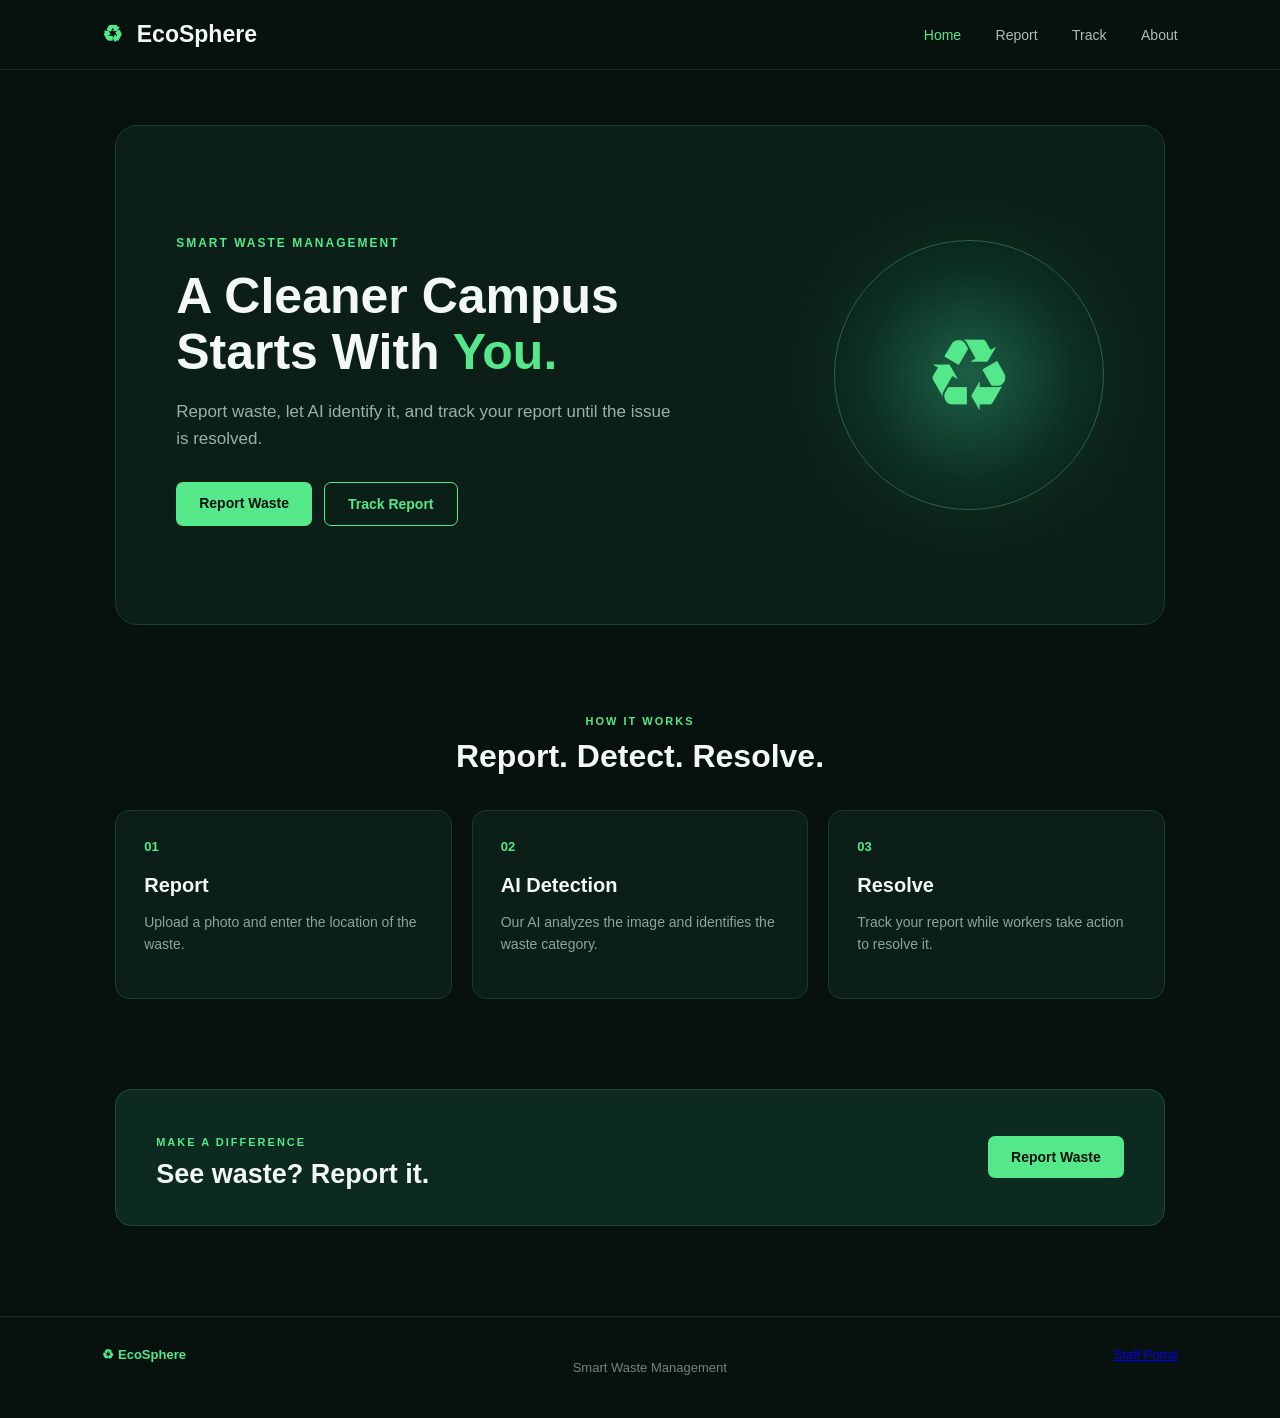
<file: Frontend/index.html>
<!DOCTYPE html>

<html lang="en">

<head>
    <meta charset="UTF-8">
    <meta name="viewport" content="width=device-width, initial-scale=1.0">


    <title>EcoSphere | Smart Waste Management</title>

    <link rel="stylesheet" href="style.css">


</head>

<body>

<header>


    <div class="logo">
        <span>♻</span> EcoSphere
    </div>

    <nav>
        <a href="index.html" class="active">Home</a>
        <a href="report.html">Report</a>
        <a href="track.html">Track</a>
        <a href="about.html">About</a>
    </nav>


</header>

<main>


    <section class="home-hero">

        <div class="hero-content">

            <p class="hero-label">
                SMART WASTE MANAGEMENT
            </p>

            <h1>
                A Cleaner Campus
                <br>
                Starts With <span>You.</span>
            </h1>

            <p class="hero-description">
                Report waste, let AI identify it, and track
                your report until the issue is resolved.
            </p>

            <div class="hero-buttons">

                <a href="report.html" class="primary-button">
                    Report Waste
                </a>

                <a href="track.html" class="secondary-button">
                    Track Report
                </a>

            </div>

        </div>


        <div class="hero-circle">

            <div class="hero-icon">
                ♻
            </div>

        </div>

    </section>


    <section class="how-section">

        <div class="section-title">

            <p>HOW IT WORKS</p>

            <h2>Report. Detect. Resolve.</h2>

        </div>


        <div class="steps">

            <div class="step-card">

                <div class="step-number">01</div>

                <h3>Report</h3>

                <p>
                    Upload a photo and enter the location
                    of the waste.
                </p>

            </div>


            <div class="step-card">

                <div class="step-number">02</div>

                <h3>AI Detection</h3>

                <p>
                    Our AI analyzes the image and identifies
                    the waste category.
                </p>

            </div>


            <div class="step-card">

                <div class="step-number">03</div>

                <h3>Resolve</h3>

                <p>
                    Track your report while workers take
                    action to resolve it.
                </p>

            </div>

        </div>

    </section>


    <section class="home-cta">

        <div>

            <p>MAKE A DIFFERENCE</p>

            <h2>
                See waste? Report it.
            </h2>

        </div>

        <a href="report.html" class="primary-button">
            Report Waste
        </a>

    </section>


</main>

<footer>


    <div class="footer-logo">
        ♻ EcoSphere
    </div>

    <p>
        Smart Waste Management
    </p>

    <a href="login.html">Staff Portal</a>


</footer>

</body>

</html>
</file>
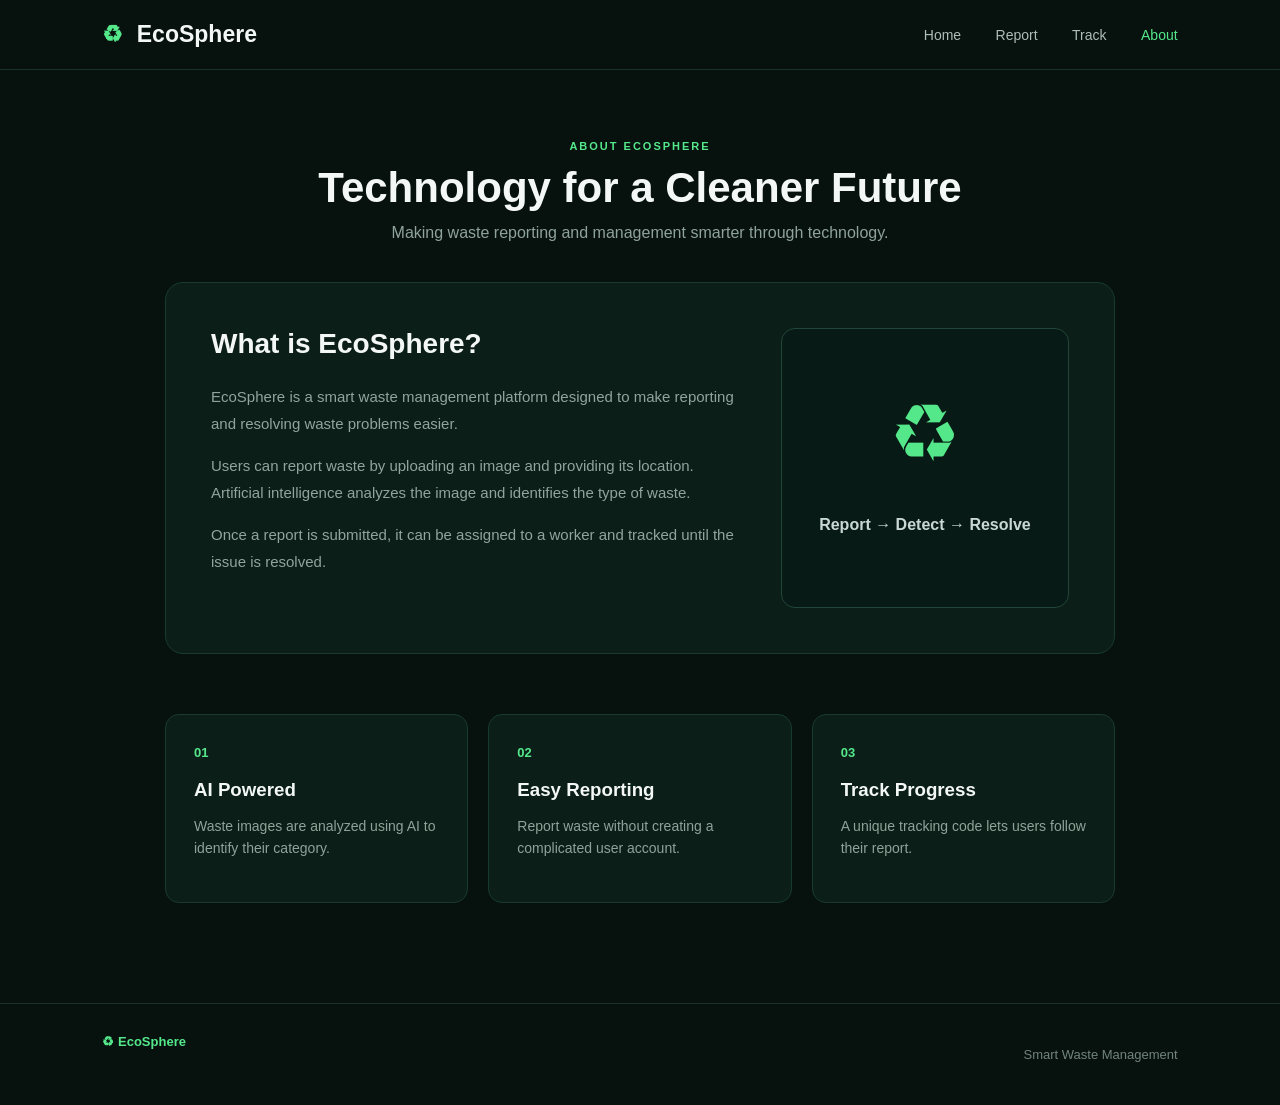
<file: Frontend/about.html>
<!DOCTYPE html>

<html lang="en">

<head>
    <meta charset="UTF-8">
    <meta name="viewport" content="width=device-width, initial-scale=1.0">


    <title>EcoSphere | About</title>

    <link rel="stylesheet" href="style.css">


</head>

<body>

<header>


    <div class="logo">
        <span>♻</span> EcoSphere
    </div>

    <nav>
        <a href="index.html">Home</a>
        <a href="report.html">Report</a>
        <a href="track.html">Track</a>
        <a href="about.html" class="active">About</a>
    </nav>


</header>

<main>


    <section class="page-header">

        <p>ABOUT ECOSPHERE</p>

        <h1>Technology for a Cleaner Future</h1>

        <span>
        Making waste reporting and management smarter through technology.
    </span>

    </section>


    <section class="about-main-card">

        <div class="about-content">

            <h2>What is EcoSphere?</h2>

            <p>
                EcoSphere is a smart waste management platform designed
                to make reporting and resolving waste problems easier.
            </p>

            <p>
                Users can report waste by uploading an image and providing
                its location. Artificial intelligence analyzes the image
                and identifies the type of waste.
            </p>

            <p>
                Once a report is submitted, it can be assigned to a worker
                and tracked until the issue is resolved.
            </p>

        </div>


        <div class="about-visual">

            <div class="about-icon">
                ♻
            </div>

            <h3>
                Report → Detect → Resolve
            </h3>

        </div>

    </section>


    <section class="about-features">

        <div>

            <span>01</span>

            <h3>AI Powered</h3>

            <p>
                Waste images are analyzed using AI
                to identify their category.
            </p>

        </div>


        <div>

            <span>02</span>

            <h3>Easy Reporting</h3>

            <p>
                Report waste without creating a
                complicated user account.
            </p>

        </div>


        <div>

            <span>03</span>

            <h3>Track Progress</h3>

            <p>
                A unique tracking code lets users
                follow their report.
            </p>

        </div>

    </section>


</main>

<footer>


    <div class="footer-logo">
        ♻ EcoSphere
    </div>

    <p>
        Smart Waste Management
    </p>


</footer>

</body>

</html>
</file>
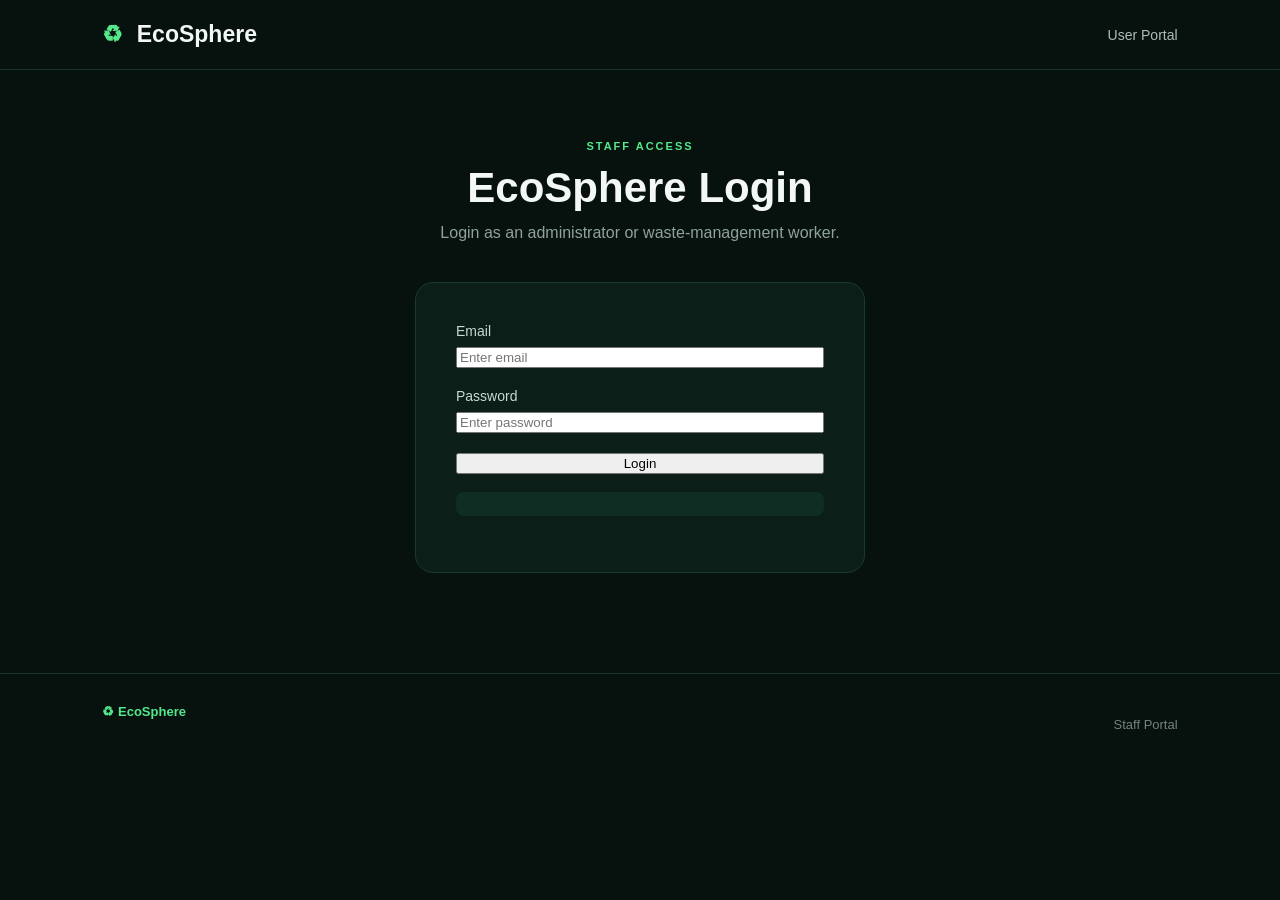
<file: Frontend/admin.html>
<!DOCTYPE html>

<html lang="en">

<head>
    <meta charset="UTF-8">
    <meta name="viewport" content="width=device-width, initial-scale=1.0">


    <title>EcoSphere | Admin Dashboard</title>

    <link rel="stylesheet" href="style.css">


</head>

<body>

<header>


    <div class="logo">
        <span>♻</span> EcoSphere Admin
    </div>

    <nav>
        <a href="index.html">User Portal</a>
        <a href="history.html">History</a>
        <a href="login.html" onclick="localStorage.removeItem('adminLoggedIn')">Logout</a>
    </nav>


</header>

<main>

    <section class="dashboard-header">

        <div>
            <p>ADMIN PANEL</p>

            <h1>Dashboard</h1>

            <span>
            Manage waste reports, workers and assignments.
        </span>
        </div>

    </section>


    <!-- REPORTS -->

    <section class="dashboard-section">

        <div class="dashboard-section-header">

            <div>
                <p>WASTE MANAGEMENT</p>
                <h2>Reports</h2>
            </div>

            <button onclick="loadReports()">
                Load Reports
            </button>

        </div>

        <div id="reports" class="dashboard-grid"></div>

    </section>


    <!-- WORKERS -->

    <section class="dashboard-section">

        <div class="dashboard-section-header">

            <div>
                <p>WORKFORCE</p>
                <h2>Workers</h2>
            </div>

            <button onclick="loadWorkers()">
                Load Workers
            </button>

        </div>

        <div id="workers" class="dashboard-grid"></div>

    </section>


    <!-- ASSIGN -->
    <section class="stats-grid">

        <div class="stat-card">
            <span>Total Reports</span>
            <h2 id="totalReports">0</h2>
        </div>

        <div class="stat-card">
            <span>Total Workers</span>
            <h2 id="totalWorkers">0</h2>
        </div>

        <div class="stat-card">
            <span>Pending Reports</span>
            <h2 id="pendingReports">0</h2>
        </div>

        <div class="stat-card">
            <span>Completed Reports</span>
            <h2 id="completedReports">0</h2>
        </div>

    </section>

    <section class="dashboard-section">

        <div class="dashboard-section-header">

            <div>
                <p>TASK MANAGEMENT</p>
                <h2>Assign Report</h2>
            </div>

        </div>


        <div class="assignment-card">

            <div>

                <label for="reportId">
                    Report ID
                </label>

                <select id="reportId">
                    <option value="">Select Report</option>
                </select>

            </div>


            <div>

                <label for="workerId">
                    Worker ID
                </label>

                <select id="workerId">
                    <option value="">Select Worker</option>
                </select>

            </div>


            <button onclick="assignReport()">
                Assign Report
            </button>

        </div>

        <p id="assignResult"></p>

    </section>


</main>

<footer>


    <div class="footer-logo">
        ♻ EcoSphere
    </div>

    <p>
        Admin Dashboard
    </p>


</footer>

<script>

    if (localStorage.getItem("adminLoggedIn") !== "true") {
        window.location.href = "login.html";
    }

</script>

<script src="admin.js"></script>

</body>

</html>
</file>
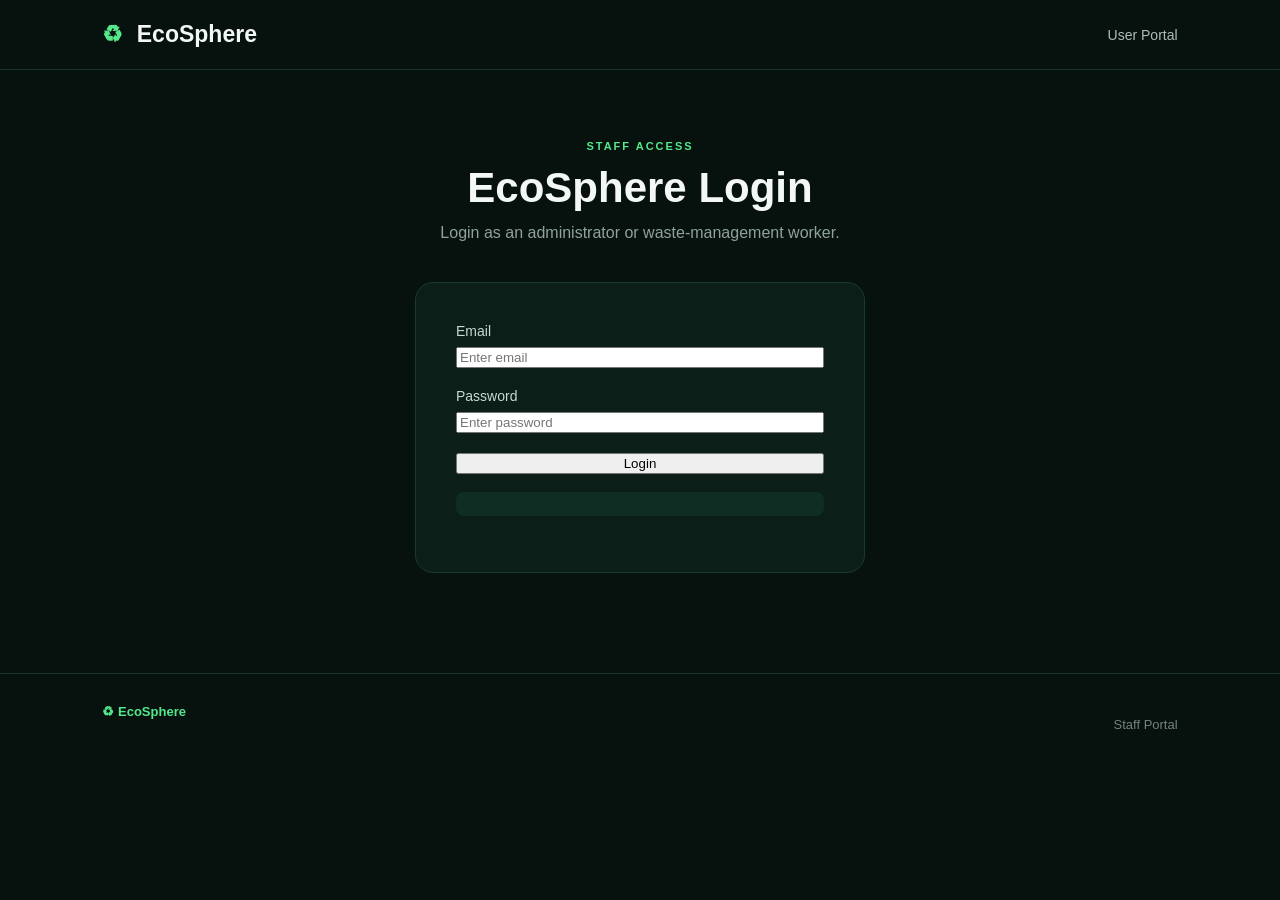
<file: Frontend/history.html>
<!DOCTYPE html>
<html>
<head>
    <meta charset="UTF-8">
    <title>EcoSphere - History</title>
    <link rel="stylesheet" href="style.css">
</head>

<body>

<header>
    <div class="logo">
        <span>♻</span> EcoSphere Admin
    </div>

    <nav>
        <a href="admin.html">Dashboard</a>
        <a href="history.html">History</a>
        <a href="index.html">User Portal</a>
        <a href="login.html" onclick="logout()">Logout</a>
    </nav>
</header>

<section class="page-header">
    <p>ADMINISTRATION</p>
    <h1>Completed Work</h1>
    <span>History of completed waste reports</span>
</section>

<section class="dashboard-section">

    <div class="dashboard-section-header">
        <div>
            <p>COMPLETED REPORTS</p>
            <h2>History</h2>
        </div>
    </div>

    <div id="history" class="dashboard-grid">
        Loading history...
    </div>

</section>

<script>
    if (localStorage.getItem("adminLoggedIn") !== "true") {
        window.location.href = "login.html";
    }

    function logout() {
        localStorage.removeItem("adminLoggedIn");
    }
</script>

<script src="history.js"></script>

</body>
</html>
</file>
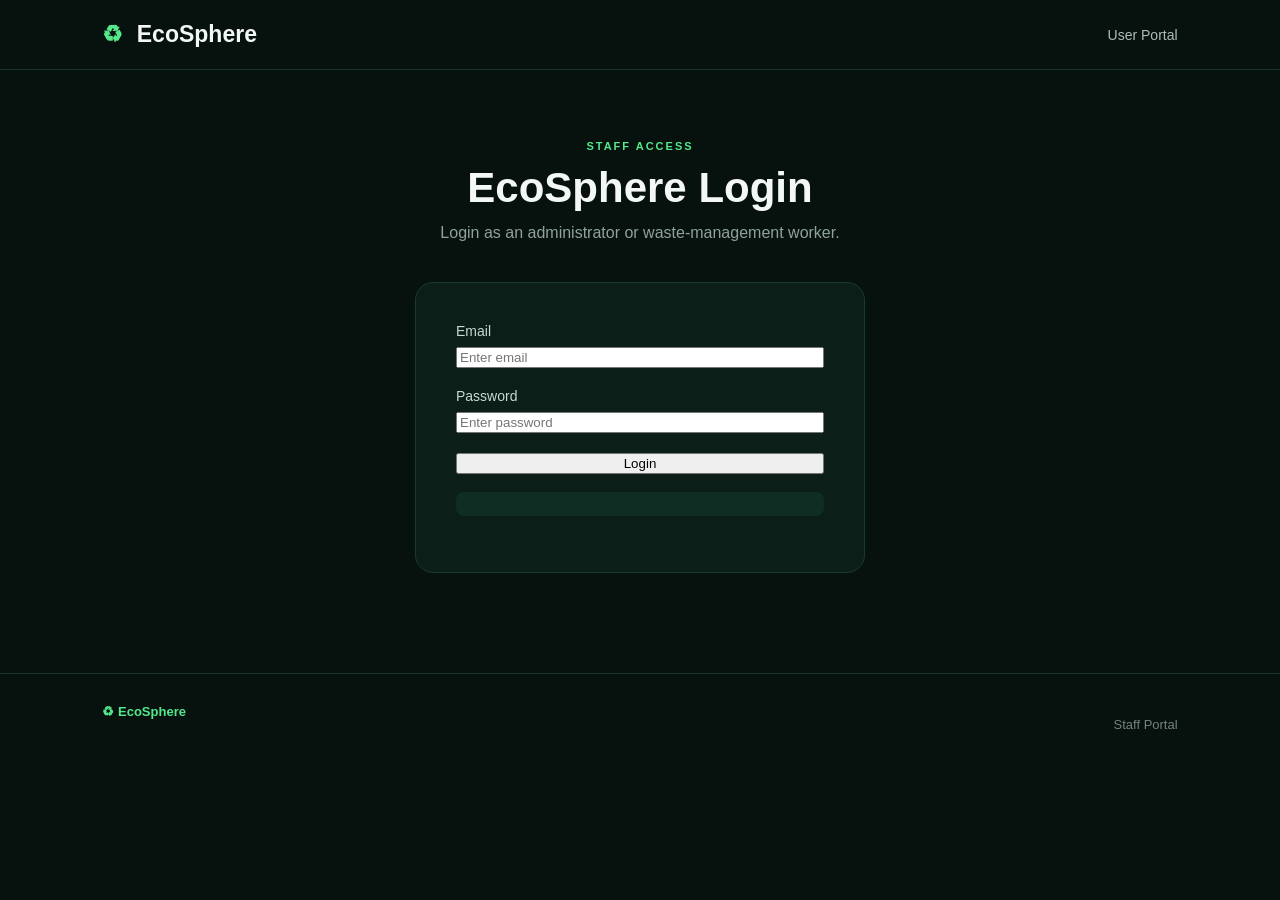
<file: Frontend/login.html>
<!DOCTYPE html>
<html lang="en">

<head>
    <meta charset="UTF-8">
    <meta name="viewport" content="width=device-width, initial-scale=1.0">

    <title>EcoSphere | Staff Login</title>

    <link rel="stylesheet" href="style.css">
</head>

<body>

<header>

    <div class="logo">
        <span>♻</span> EcoSphere
    </div>

    <nav>
        <a href="index.html">User Portal</a>
    </nav>

</header>

<main>

    <section class="page-header">

        <p>STAFF ACCESS</p>

        <h1>EcoSphere Login</h1>

        <span>
            Login as an administrator or waste-management worker.
        </span>

    </section>

    <section class="login-card">

        <form onsubmit="login(event)">

            <label for="email">
                Email
            </label>

            <input
                    type="email"
                    id="email"
                    placeholder="Enter email">

            <label for="password">
                Password
            </label>

            <input
                    type="password"
                    id="password"
                    placeholder="Enter password">

            <button type="submit">Login</button>

            <p id="loginResult"></p>

        </form>

    </section>

</main>

<footer>

    <div class="footer-logo">
        ♻ EcoSphere
    </div>

    <p>
        Staff Portal
    </p>

</footer>

<script src="login.js"></script>

</body>

</html>
</file>
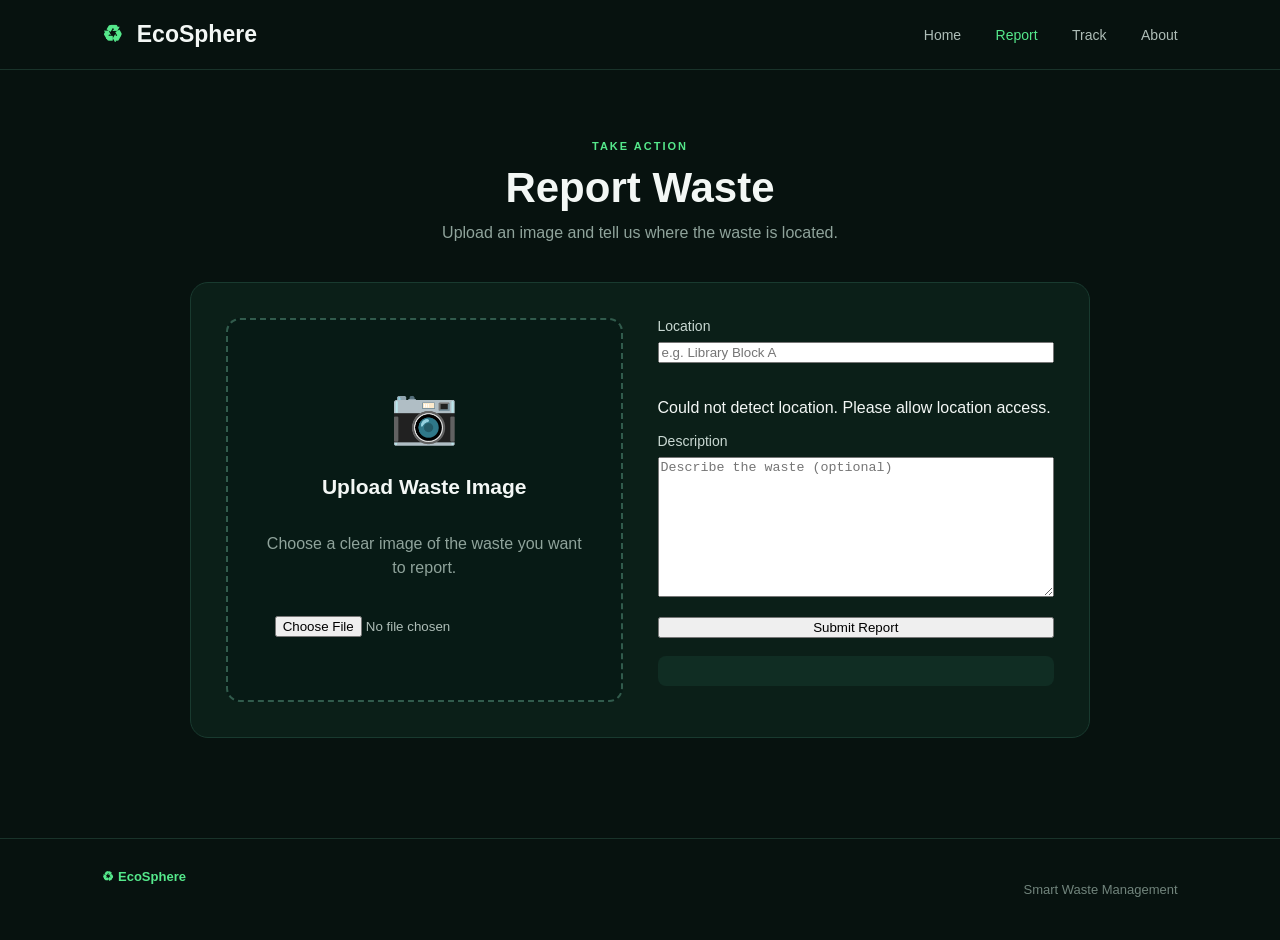
<file: Frontend/report.html>
<!DOCTYPE html>

<html lang="en">

<head>
    <meta charset="UTF-8">
    <meta name="viewport" content="width=device-width, initial-scale=1.0">


    <title>EcoSphere | Report Waste</title>

    <link rel="stylesheet" href="style.css">


</head>

<body>

<header>


    <div class="logo">
        <span>♻</span> EcoSphere
    </div>

    <nav>
        <a href="index.html">Home</a>
        <a href="report.html" class="active">Report</a>
        <a href="track.html">Track</a>
        <a href="about.html">About</a>
    </nav>


</header>

<main>


    <section class="page-header">

        <p>TAKE ACTION</p>

        <h1>Report Waste</h1>

        <span>
        Upload an image and tell us where the waste is located.
    </span>

    </section>


    <section class="report-page-card">

        <div class="upload-box" onclick="openImagePicker(event)">

            <div class="upload-icon">
                📷
            </div>

            <h2>Upload Waste Image</h2>

            <p>
                Choose a clear image of the waste
                you want to report.
            </p>

            <input type="file" id="image" accept="image/*" onclick="event.stopPropagation()">
            <img id="imagePreview" class="image-preview" alt="Selected waste image">

        </div>


        <div class="report-form">

            <label for="location">
                Location
            </label>

            <input
                    type="text"
                    id="location"
                    placeholder="e.g. Library Block A">

            <p id="locationStatus">Detecting your location...</p>

            <input type="hidden" id="latitude">
            <input type="hidden" id="longitude">


            <label for="description">
                Description
            </label>

            <textarea
                    id="description"
                    placeholder="Describe the waste (optional)"></textarea>


            <button onclick="submitReport()">
                Submit Report
            </button>


            <p id="result"></p>

        </div>

    </section>


</main>

<footer>


    <div class="footer-logo">
        ♻ EcoSphere
    </div>

    <p>
        Smart Waste Management
    </p>


</footer>

<script src="script.js"></script>

</body>

</html>
</file>
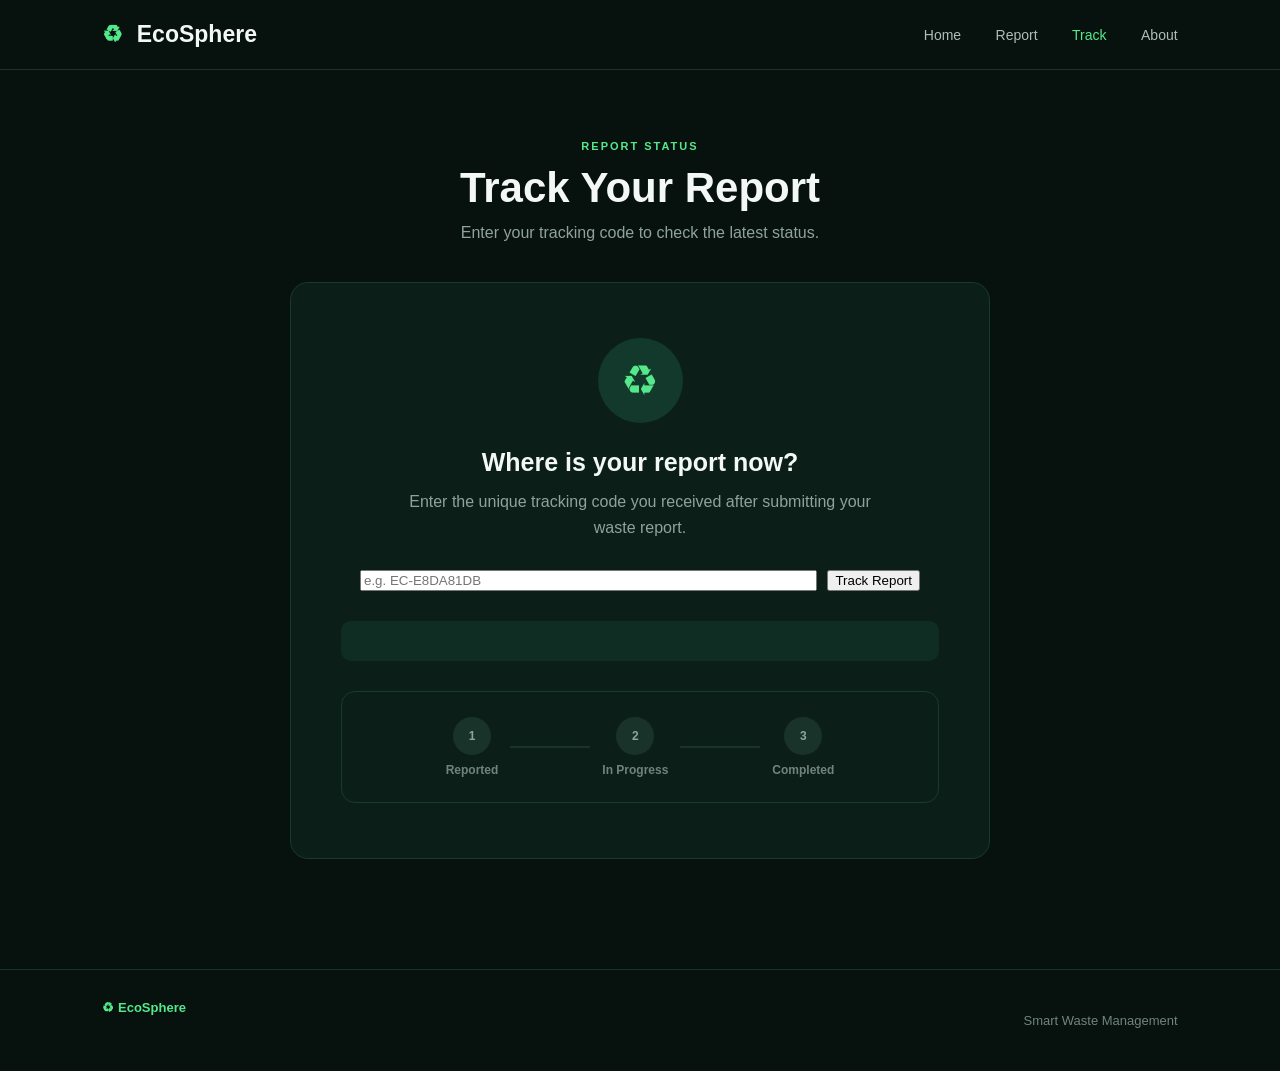
<file: Frontend/track.html>
<!DOCTYPE html>

<html lang="en">

<head>
    <meta charset="UTF-8">
    <meta name="viewport" content="width=device-width, initial-scale=1.0">


    <title>EcoSphere | Track Report</title>

    <link rel="stylesheet" href="style.css">


</head>

<body>

<header>


    <div class="logo">
        <span>♻</span> EcoSphere
    </div>

    <nav>
        <a href="index.html">Home</a>
        <a href="report.html">Report</a>
        <a href="track.html" class="active">Track</a>
        <a href="about.html">About</a>
    </nav>


</header>

<main>


    <section class="page-header">

        <p>REPORT STATUS</p>

        <h1>Track Your Report</h1>

        <span>
        Enter your tracking code to check the latest status.
    </span>

    </section>


    <section class="track-page-card">

        <div class="track-large-icon">
            ♻
        </div>

        <h2>Where is your report now?</h2>

        <p>
            Enter the unique tracking code you received
            after submitting your waste report.
        </p>


        <div class="track-input">

            <input
                    type="text"
                    id="hashCode"
                    placeholder="e.g. EC-E8DA81DB"
                    onkeydown="if (event.key === 'Enter') trackReport()">

            <button onclick="trackReport()">
                Track Report
            </button>

        </div>


        <div id="trackResult"></div>

        <div id="progressTracker" class="progress-tracker">

            <div class="progress-step" id="stepReported">
                <div class="progress-circle">1</div>
                <span>Reported</span>
            </div>

            <div class="progress-line"></div>

            <div class="progress-step" id="stepProgress">
                <div class="progress-circle">2</div>
                <span>In Progress</span>
            </div>

            <div class="progress-line"></div>

            <div class="progress-step" id="stepCompleted">
                <div class="progress-circle">3</div>
                <span>Completed</span>
            </div>

        </div>

    </section>


</main>

<footer>


    <div class="footer-logo">
        ♻ EcoSphere
    </div>

    <p>
        Smart Waste Management
    </p>


</footer>

<script src="script.js"></script>

</body>

</html>
</file>
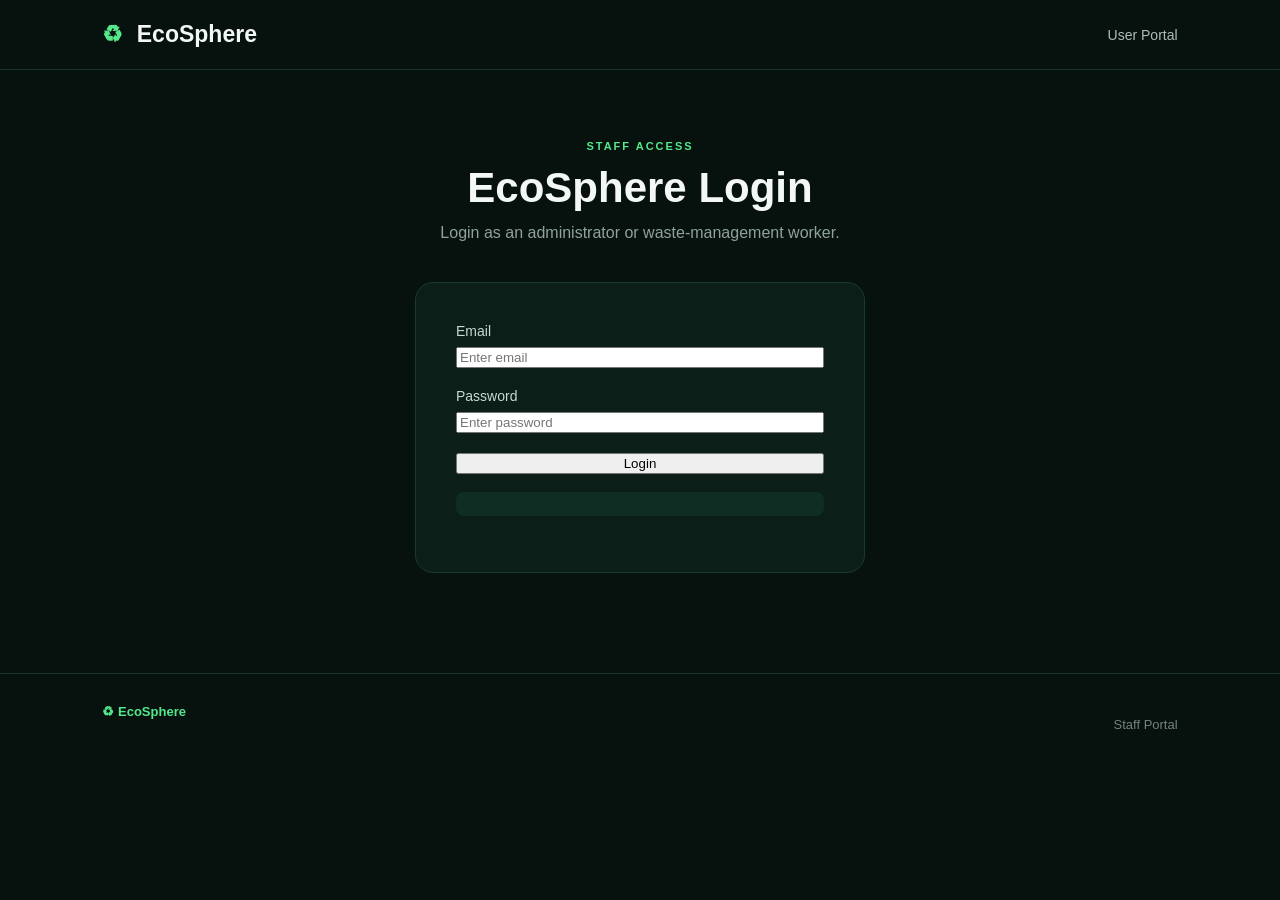
<file: Frontend/worker.html>
<!DOCTYPE html>
<html lang="en">

<head>
    <meta charset="UTF-8">
    <meta name="viewport" content="width=device-width, initial-scale=1.0">

    <title>EcoSphere | Worker Dashboard</title>

    <link rel="stylesheet" href="style.css">
</head>

<body>

<header>

    <div class="logo">
        <span>♻</span> EcoSphere Worker
    </div>

    <nav>
        <a href="index.html">User Portal</a>
        <a href="login.html" onclick="logout()">Logout</a>
    </nav>

</header>

<main>

    <section class="dashboard-header">

        <div>
            <p>WORKER PANEL</p>

            <h1>My Dashboard</h1>

            <span>
                View assigned reports and update their progress.
            </span>
        </div>

    </section>


    <section class="dashboard-section">

        <div class="dashboard-section-header">

            <div>
                <p>TASK MANAGEMENT</p>

                <h2>My Assignments</h2>
            </div>

        </div>


        <div class="assignment-card">

            <button onclick="loadAssignments()">
                View My Assignments
            </button>

        </div>


        <div id="assignments" class="dashboard-grid"></div>

    </section>

</main>

<footer>

    <div class="footer-logo">
        ♻ EcoSphere
    </div>

    <p>
        Worker Dashboard
    </p>

</footer>

<script>

    if (!localStorage.getItem("workerId")) {
        window.location.href = "login.html";
    }

</script>

<script src="worker.js"></script>

</body>

</html>
</file>
<file: Frontend/style.css>
* {
    box-sizing: border-box;
}

html {
    scroll-behavior: smooth;
}

body {
    margin: 0;
    font-family: Arial, sans-serif;
    background: #07120f;
    color: #f3f7f5;
}

/* HEADER */

header {
    height: 70px;
    padding: 0 8%;


    display: flex;
    align-items: center;
    justify-content: space-between;

    background: #07120f;
    border-bottom: 1px solid #19332a;

}

.logo {
    font-size: 23px;
    font-weight: bold;
}

.logo span {
    color: #55e88b;
    margin-right: 7px;
}

nav a {
    color: #aebdb7;
    text-decoration: none;
    margin-left: 30px;
    font-size: 14px;
}

nav a:hover,
nav a.active {
    color: #55e88b;
}

/* MAIN */

main {
    width: 82%;
    max-width: 1100px;
    margin: auto;
}

/* HERO */

.home-hero {
    min-height: 500px;


    margin: 55px 0;

    padding: 60px;

    display: flex;
    align-items: center;
    justify-content: space-between;

    background: #0b1f18;

    border: 1px solid #1b3b30;
    border-radius: 22px;


}

.hero-content {
    max-width: 600px;
}

.hero-label {
    color: #55e88b;
    font-size: 12px;
    font-weight: bold;
    letter-spacing: 2px;
}

.hero-content h1 {
    font-size: 50px;
    line-height: 1.12;
    margin: 18px 0;
}

.hero-content h1 span {
    color: #55e88b;
}

.hero-description {
    color: #9eafa8;
    font-size: 17px;
    line-height: 1.6;
    max-width: 500px;
}

.hero-buttons {
    display: flex;
    gap: 12px;
    margin-top: 30px;
}

.primary-button,
.secondary-button {
    display: inline-block;


    padding: 13px 23px;

    border-radius: 7px;

    text-decoration: none;

    font-size: 14px;
    font-weight: bold;


}

.primary-button {
    background: #55e88b;
    color: #07120f;
}

.secondary-button {
    border: 1px solid #55e88b;
    color: #55e88b;
}

.primary-button:hover,
.secondary-button:hover {
    transform: translateY(-2px);
}

/* HERO VISUAL */

.hero-circle {
    width: 270px;
    height: 270px;

    border-radius: 50%;

    display: flex;
    align-items: center;
    justify-content: center;

    background: radial-gradient(
            circle,
            #1c6045,
            #0d3025 55%,
            #091a15
    );

    border: 1px solid #28654d;

    box-shadow: 0 0 70px rgba(55, 200, 120, 0.12);

}

.hero-icon {
    font-size: 100px;
    color: #55e88b;
}

/* HOW IT WORKS */

.how-section {
    margin: 90px 0;
}

.section-title {
    text-align: center;
    margin-bottom: 35px;
}

.section-title p {
    color: #55e88b;
    font-size: 11px;
    font-weight: bold;
    letter-spacing: 2px;
}

.section-title h2 {
    font-size: 32px;
    margin: 10px 0;
}

.steps {
    display: grid;
    grid-template-columns: repeat(3, 1fr);
    gap: 20px;
}

.step-card {
    padding: 28px;


    background: #0b1f18;

    border: 1px solid #193a2f;
    border-radius: 14px;


}

.step-number {
    color: #55e88b;
    font-size: 13px;
    font-weight: bold;
}

.step-card h3 {
    font-size: 20px;
    margin: 20px 0 10px;
}

.step-card p {
    color: #8fa39b;
    font-size: 14px;
    line-height: 1.6;
}

/* CTA */

.home-cta {
    margin: 90px 0;


    padding: 35px 40px;

    display: flex;
    align-items: center;
    justify-content: space-between;

    background: #0d2a20;

    border: 1px solid #1d4938;
    border-radius: 16px;


}

.home-cta p {
    color: #55e88b;
    font-size: 11px;
    font-weight: bold;
    letter-spacing: 2px;
}

.home-cta h2 {
    margin: 8px 0 0;
    font-size: 27px;
}

/* FOOTER */

footer {
    padding: 30px 8%;

    display: flex;
    justify-content: space-between;

    border-top: 1px solid #19332a;

    color: #71847c;
    font-size: 13px;


}

.footer-logo {
    color: #55e88b;
    font-weight: bold;
}

/* MOBILE */

@media (max-width: 800px) {


    main {
    width: 90%;
}

    .home-hero {
        padding: 40px 30px;
        flex-direction: column;
        text-align: center;
    }

    .hero-description {
        margin: auto;
    }

    .hero-buttons {
        justify-content: center;
    }

    .hero-circle {
        width: 210px;
        height: 210px;
        margin-top: 45px;
    }

    .hero-icon {
        font-size: 75px;
    }

    .steps {
        grid-template-columns: 1fr;
    }

    .home-cta {
        flex-direction: column;
        text-align: center;
        gap: 25px;
    }


}

@media (max-width: 550px) {


    header {
    padding: 0 5%;
}

    nav a {
        margin-left: 10px;
    }

    .home-hero {
        margin-top: 30px;
    }

    .hero-content h1 {
        font-size: 36px;
    }

    footer {
        flex-direction: column;
        gap: 10px;
    }


}
/* REPORT PAGE */

.page-header {
    text-align: center;
    margin: 70px 0 40px;
}

.page-header p {
    color: #55e88b;
    font-size: 11px;
    font-weight: bold;
    letter-spacing: 2px;
}

.page-header h1 {
    font-size: 42px;
    margin: 12px 0;
}

.page-header span {
    color: #8fa39b;
    font-size: 16px;
}

/* REPORT CARD */

.report-page-card {
    max-width: 900px;
    margin: 0 auto 100px;


    display: grid;
    grid-template-columns: 1fr 1fr;
    gap: 35px;

    padding: 35px;

    background: #0b1f18;

    border: 1px solid #193a2f;
    border-radius: 18px;


}

/* UPLOAD */

.upload-box {
    min-height: 360px;


    display: flex;
    flex-direction: column;
    align-items: center;
    justify-content: center;

    text-align: center;

    padding: 30px;

    border: 2px dashed #315b4c;
    border-radius: 14px;

    background: #071a15;


}

.upload-box:hover {
    border-color: #55e88b;
}

.upload-icon {
    font-size: 55px;
    margin-bottom: 10px;
}

.upload-box h2 {
    font-size: 21px;
}

.upload-box p {
    color: #8fa39b;
    line-height: 1.5;
}

.upload-box input {
    margin-top: 20px;
    width: 90%;
    color: #aebdb7;
}

/* FORM */

.report-form {
    display: flex;
    flex-direction: column;
    justify-content: center;
}

.report-form label {
    color: #c9d8d2;
    font-size: 14px;
    margin-bottom: 8px;
}

.report-form input {
    margin-bottom: 20px;
}

.report-form textarea {
    height: 140px;
    margin-bottom: 20px;
}

.report-form button {
    width: 100%;
}

#result {
    margin-top: 18px;
    padding: 15px;


    background: #102d23;

    border-radius: 8px;

    color: #9ff0b9;

    line-height: 1.5;


}

/* REPORT PAGE MOBILE */

@media (max-width: 750px) {


    .report-page-card {
    grid-template-columns: 1fr;
    padding: 25px;
}

    .upload-box {
        min-height: 280px;
    }

    .page-header h1 {
        font-size: 34px;
    }


}
/* TRACK PAGE */

.track-page-card {
    max-width: 700px;
    margin: 0 auto 110px;


    padding: 55px 50px;

    text-align: center;

    background: #0b1f18;

    border: 1px solid #193a2f;
    border-radius: 18px;


}

.track-large-icon {
    width: 85px;
    height: 85px;


    margin: 0 auto 25px;

    display: flex;
    align-items: center;
    justify-content: center;

    border-radius: 50%;

    background: #12392b;

    color: #55e88b;

    font-size: 42px;


}

.track-page-card h2 {
    font-size: 25px;
    margin-bottom: 12px;
}

.track-page-card > p {
    max-width: 500px;
    margin: 0 auto 30px;


    color: #8fa39b;

    line-height: 1.6;


}

.track-input {
    display: flex;
    gap: 10px;


    max-width: 560px;
    margin: auto;


}

.track-input input {
    flex: 1;
}

.track-input button {
    white-space: nowrap;
}

#trackResult {
    margin-top: 30px;


    padding: 20px;

    border-radius: 10px;

    background: #102d23;

    text-align: left;

    color: #c9d8d2;

    line-height: 1.7;


}

/* TRACK PAGE MOBILE */

@media (max-width: 650px) {

    .track-page-card {
    padding: 40px 25px;
}

    .track-input {
        flex-direction: column;
    }

    .track-input button {
        width: 100%;
    }


}
/* ABOUT PAGE */

.about-main-card {
    max-width: 950px;
    margin: 0 auto 60px;


    display: grid;
    grid-template-columns: 1.3fr 0.7fr;
    gap: 35px;

    padding: 45px;

    background: #0b1f18;

    border: 1px solid #193a2f;
    border-radius: 18px;


}

.about-content h2 {
    font-size: 28px;
    margin-top: 0;
}

.about-content p {
    color: #91a49d;
    font-size: 15px;
    line-height: 1.8;
}

.about-visual {
    min-height: 280px;


    display: flex;
    flex-direction: column;
    align-items: center;
    justify-content: center;

    text-align: center;

    background: #071a15;

    border: 1px solid #214638;
    border-radius: 14px;


}

.about-icon {
    font-size: 80px;
    color: #55e88b;


    margin-bottom: 20px;


}

.about-visual h3 {
    color: #c9d8d2;
    font-size: 16px;
}

/* ABOUT FEATURES */

.about-features {
    max-width: 950px;
    margin: 0 auto 100px;


    display: grid;
    grid-template-columns: repeat(3, 1fr);
    gap: 20px;


}

.about-features > div {
    padding: 28px;


    background: #0b1f18;

    border: 1px solid #193a2f;
    border-radius: 14px;


}

.about-features span {
    color: #55e88b;
    font-size: 13px;
    font-weight: bold;
}

.about-features h3 {
    margin: 18px 0 10px;
}

.about-features p {
    color: #8fa39b;
    font-size: 14px;
    line-height: 1.6;
}

/* ABOUT MOBILE */

@media (max-width: 750px) {


    .about-main-card {
    grid-template-columns: 1fr;
    padding: 30px;
}

    .about-features {
        grid-template-columns: 1fr;
    }


}
/* ADMIN DASHBOARD */

.dashboard-header {
    margin: 55px 0 45px;


    padding-bottom: 25px;

    border-bottom: 1px solid #19332a;


}

.dashboard-header p,
.dashboard-section-header p {
    color: #55e88b;
    font-size: 11px;
    font-weight: bold;
    letter-spacing: 2px;
}

.dashboard-header h1 {
    font-size: 40px;
    margin: 10px 0;
}

.dashboard-header span {
    color: #8fa39b;
}

/* DASHBOARD SECTIONS */

.dashboard-section {
    margin-bottom: 55px;
}

.dashboard-section-header {
    display: flex;
    align-items: center;
    justify-content: space-between;


    margin-bottom: 20px;


}

.dashboard-section-header h2 {
    margin: 8px 0 0;
    font-size: 25px;
}

/* REPORT / WORKER CARDS */

.dashboard-grid {
    display: grid;
    grid-template-columns: repeat(2, 1fr);
    gap: 18px;
}

.dashboard-grid .card {
    margin: 0;
    padding: 25px;


    background: #0b1f18;

    border: 1px solid #193a2f;
    border-radius: 14px;

    box-shadow: none;


}

.dashboard-grid .card:hover {
    border-color: #315f4d;
}

.dashboard-grid h3 {
    margin-top: 0;
}

.dashboard-grid p {
    color: #9aaba4;
    font-size: 14px;
    line-height: 1.6;
}

/* ASSIGNMENT */

.assignment-card {
    display: grid;
    grid-template-columns: 1fr 1fr auto;
    align-items: end;
    gap: 15px;


    padding: 25px;

    background: #0b1f18;

    border: 1px solid #193a2f;
    border-radius: 14px;

}

.assignment-card label {
    display: block;


    margin-bottom: 8px;

    color: #c9d8d2;

    font-size: 14px;


}

.assignment-card input {
    margin: 0;
}

.assignment-card button {
    height: 46px;
    white-space: nowrap;
}

#assignResult {
    margin-top: 15px;


    padding: 12px;

    border-radius: 8px;

    background: #102d23;

    color: #9ff0b9;


}

/* ADMIN MOBILE */

@media (max-width: 750px) {


    .dashboard-grid {
    grid-template-columns: 1fr;
}

    .assignment-card {
        grid-template-columns: 1fr;
    }

    .assignment-card button {
        width: 100%;
    }

    .dashboard-section-header {
        align-items: flex-start;
        gap: 15px;
    }


}
/* WORKER DASHBOARD */

#assignments {
    margin-top: 20px;
}

#assignments .card {
    padding: 25px;
    background: #0b1f18;
    border: 1px solid #193a2f;
    border-radius: 14px;
}

#assignments .card h3 {
    margin-top: 0;
    color: #f3f7f5;
}

#assignments .card p {
    color: #9aaba4;
    font-size: 14px;
}

#assignments .card button {
    margin-right: 10px;
    margin-top: 10px;
}

#assignments .card button:first-of-type {
    background: #55e88b;
    color: #07120f;
}

#assignments .card button:last-of-type {
    background: transparent;
    color: #55e88b;
    border: 1px solid #55e88b;
}
#trackResult h3 {
    color: #55e88b;
    margin-top: 0;
    margin-bottom: 20px;
    font-size: 20px;
}

#trackResult p {
    margin: 10px 0;
}

#trackResult b {
    color: #dce9e4;
}
.worker-report-image {
    width: 100%;
    max-height: 240px;
    object-fit: cover;
    border-radius: 10px;
    margin-bottom: 20px;
    border: 1px solid #193a2f;
}
.stats-grid {
    display: grid;
    grid-template-columns: repeat(4, 1fr);
    gap: 18px;
    margin-bottom: 55px;
}

.stat-card {
    padding: 25px;
    background: #0b1f18;
    border: 1px solid #193a2f;
    border-radius: 14px;
}

.stat-card span {
    color: #8fa39b;
    font-size: 13px;
}

.stat-card h2 {
    margin: 12px 0 0;
    color: #55e88b;
    font-size: 32px;
}

@media (max-width: 850px) {
    .stats-grid {
        grid-template-columns: repeat(2, 1fr);
    }
}

@media (max-width: 500px) {
    .stats-grid {
        grid-template-columns: 1fr;
    }
}
.status-badge {
    display: inline-block;
    padding: 4px 9px;
    border-radius: 20px;
    font-size: 11px;
    font-weight: bold;
}

.status-badge.reported {
    background: #2a332f;
    color: #c9d8d2;
}

.status-badge.in_progress {
    background: #293b31;
    color: #e2f0e7;
}

.status-badge.completed {
    background: #173d2a;
    color: #55e88b;
}
.image-preview {
    width: 100%;
    max-width: 480px;
    aspect-ratio: 1 / 1;
    object-fit: contain;
    border-radius: 14px;
    display: none;
    margin: 20px auto 0;
}

.progress-tracker {
    display: flex;
    align-items: center;
    justify-content: center;
    margin-top: 30px;
    padding: 25px;
    background: #0b1f18;
    border: 1px solid #193a2f;
    border-radius: 14px;
}

.progress-step {
    display: flex;
    flex-direction: column;
    align-items: center;
    gap: 8px;
    color: #71847c;
    font-size: 12px;
    font-weight: bold;
}

.progress-circle {
    width: 38px;
    height: 38px;
    display: flex;
    align-items: center;
    justify-content: center;
    border-radius: 50%;
    background: #19332a;
    color: #8fa39b;
}

.progress-line {
    width: 80px;
    height: 2px;
    background: #19332a;
    margin: 0 12px;
}

.progress-step.active {
    color: #55e88b;
}

.progress-step.active .progress-circle {
    background: #55e88b;
    color: #07120f;
}

.progress-line.active {
    background: #55e88b;
}

@media (max-width: 600px) {
    .progress-line {
        width: 35px;
        margin: 0 5px;
    }
}
.login-card {
    max-width: 450px;
    margin: 0 auto 100px;
    padding: 40px;
    background: #0b1f18;
    border: 1px solid #193a2f;
    border-radius: 18px;
}

.login-card label {
    display: block;
    color: #c9d8d2;
    font-size: 14px;
    margin-bottom: 8px;
}

.login-card input {
    width: 100%;
    margin-bottom: 20px;
}

.login-card button {
    width: 100%;
}

#loginResult {
    margin-top: 18px;
    padding: 12px;
    border-radius: 8px;
    background: #102d23;
    color: #9ff0b9;
}
.status-badge.possible_duplicate {
    border: 1px solid #d6a84f;
    padding: 4px 10px;
    border-radius: 20px;
}
</file>
